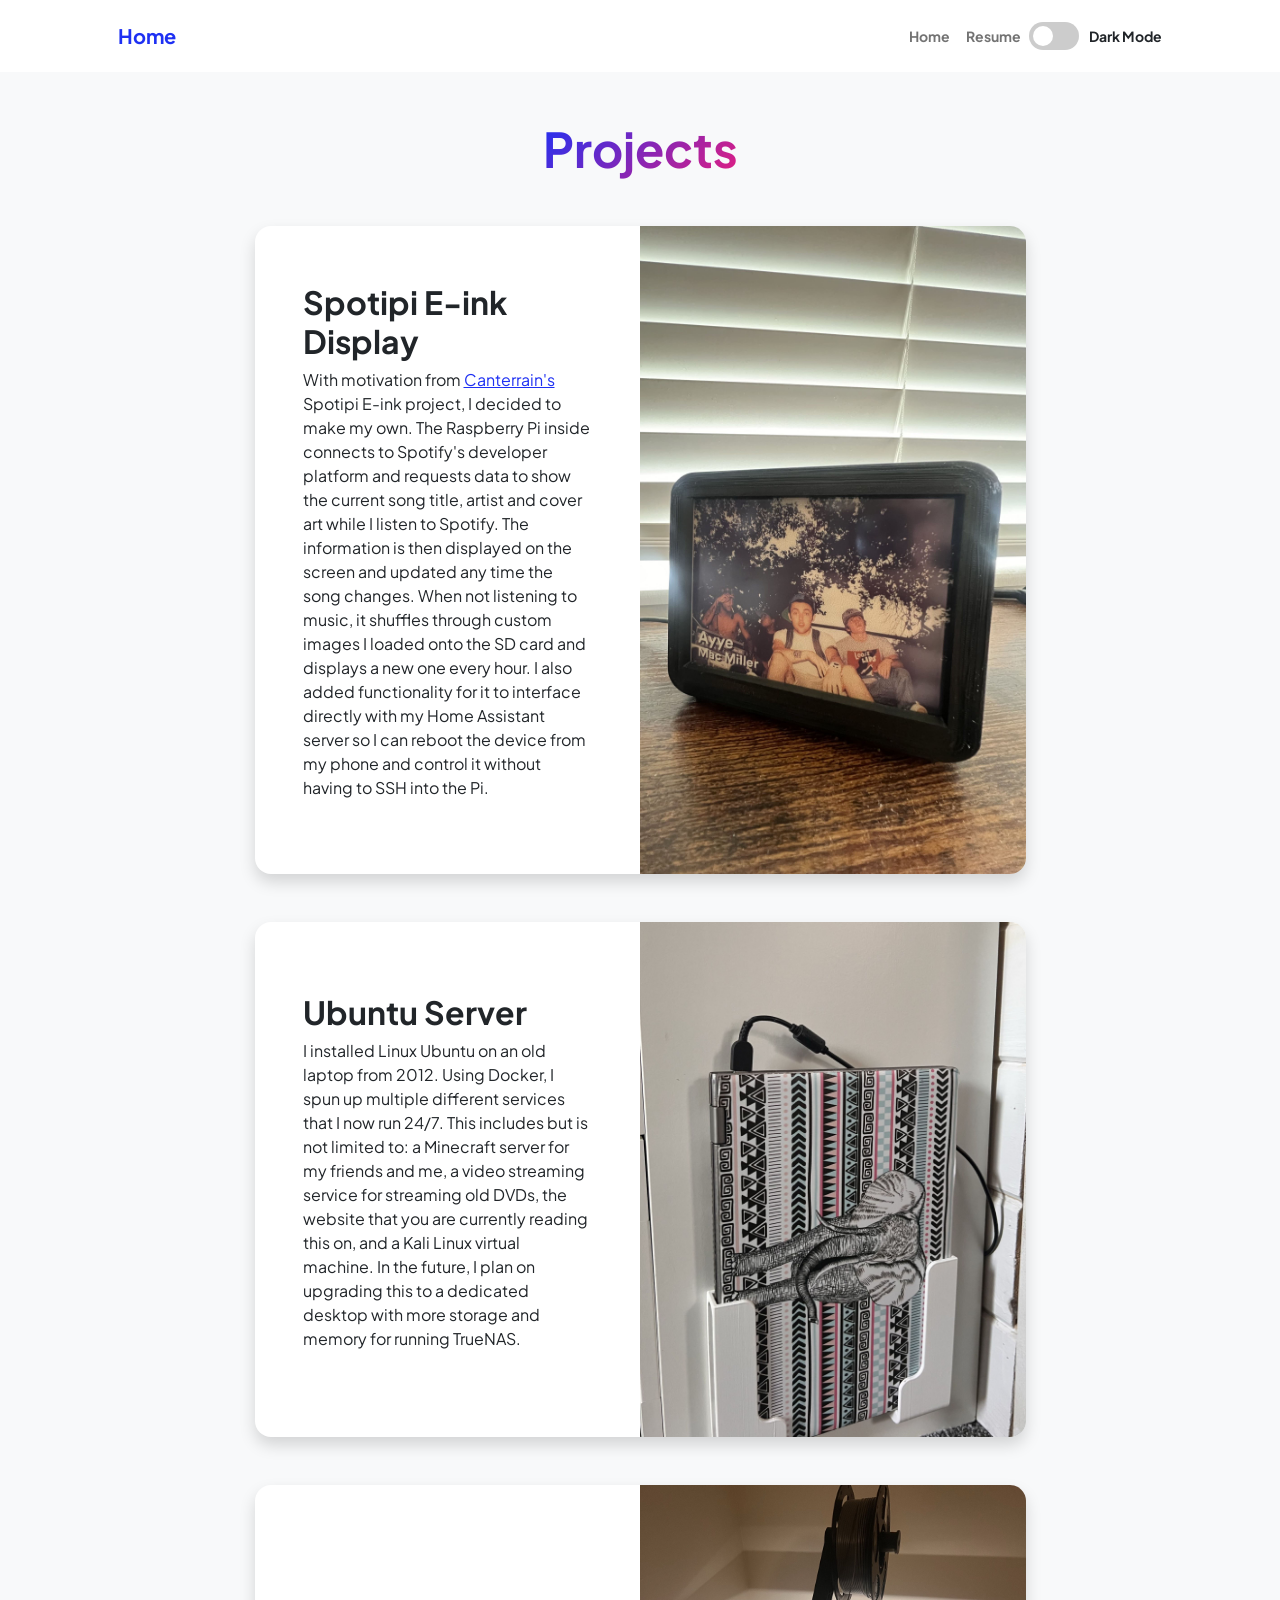
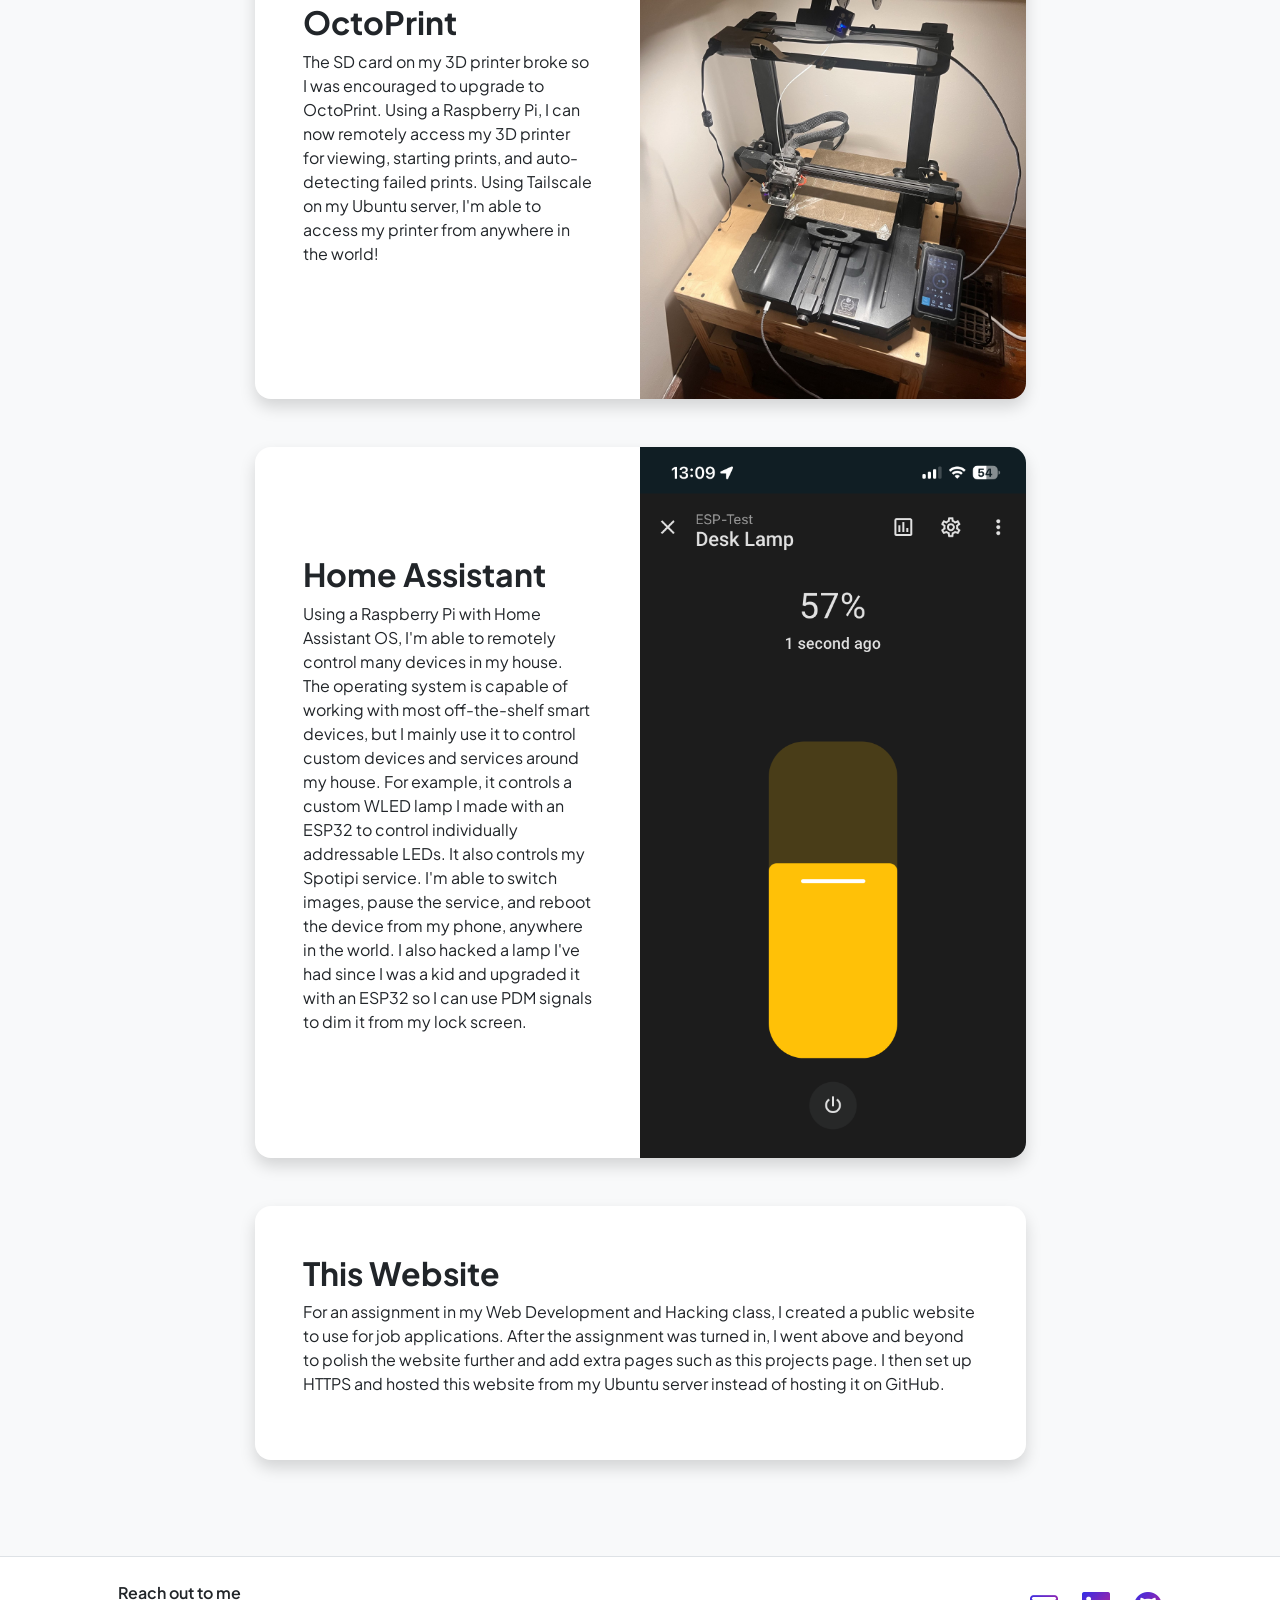
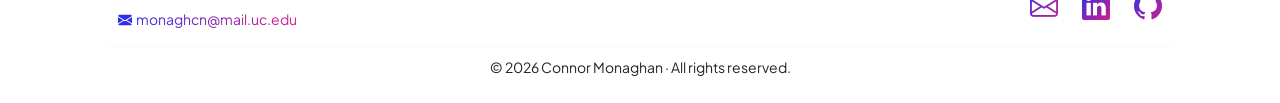
<file: projects.html>
<!DOCTYPE html>
<html lang="en">
    <head>
        <!-- Google tag (gtag.js) -->
<script async src="https://www.googletagmanager.com/gtag/js?id=G-JKKWH4Q2RX"></script>
<script>
  window.dataLayer = window.dataLayer || [];
  function gtag(){dataLayer.push(arguments);}
  gtag('js', new Date());

  gtag('config', 'G-JKKWH4Q2RX');
  
</script>
        <meta charset="utf-8" />
        <meta name="viewport" content="width=device-width, initial-scale=1, shrink-to-fit=no" />
        <meta name="description" content="Connor Monaghan's Projects" />
        <meta name="author" content="Connor Monaghan" />
        <title>Connor Monaghan - Projects</title>
        <!-- Favicon-->
        <link rel="icon" type="image/x-icon" href="assets/favicon.ico" />
        <!-- Custom Google font-->
        <link rel="preconnect" href="https://fonts.googleapis.com" />
        <link rel="preconnect" href="https://fonts.gstatic.com" crossorigin />
        <link href="https://fonts.googleapis.com/css2?family=Plus+Jakarta+Sans:wght@100;200;300;400;500;600;700;800;900&amp;display=swap" rel="stylesheet" />
        <!-- Bootstrap icons-->
        <link href="https://cdn.jsdelivr.net/npm/bootstrap-icons@1.8.1/font/bootstrap-icons.css" rel="stylesheet" />
        <!-- Core theme CSS (includes Bootstrap)-->
        <link href="css/styles.css" rel="stylesheet" />
    </head>
    <body class="d-flex flex-column h-100 bg-light">
        <main class="flex-shrink-0">
            <!-- Navigation-->
            <nav class="navbar navbar-expand-lg navbar-light bg-white py-3">
                <div class="container px-5">
                    <a class="navbar-brand" href="index.html"><span class="fw-bolder text-primary">Home</span></a>
                    <button class="navbar-toggler" type="button" data-bs-toggle="collapse" data-bs-target="#navbarSupportedContent" aria-controls="navbarSupportedContent" aria-expanded="false" aria-label="Toggle navigation"><span class="navbar-toggler-icon"></span></button>
                    <div class="collapse navbar-collapse" id="navbarSupportedContent">
                        <ul class="navbar-nav ms-auto mb-2 mb-lg-0 small fw-bolder">
                            <li class="nav-item"><a class="nav-link" href="index.html">Home</a></li>
                            <li class="nav-item"><a class="nav-link" href="resume.html">Resume</a></li>
                            <!--<li class="nav-item"><a class="nav-link" href="projects.html">Projects</a></li>-->
                            <div class="theme-switch-wrapper">
                                <label class="switch" for="theme-toggle-checkbox">
                                    <input type="checkbox" id="theme-toggle-checkbox" />
                                    <div class="slider round"></div>
                                </label>
                                <span id="theme-text">Dark Mode</span>
                            </div>
                        </ul>
                    </div>
                </div>
            </nav>
            <!-- Projects Section-->
            <section class="py-5">
                <div class="container px-5 mb-5">
                    <div class="text-center mb-5">
                        <h1 class="display-5 fw-bolder mb-0"><span class="text-gradient d-inline">Projects</span></h1>
                    </div>
                    <div class="row gx-5 justify-content-center">
                        <div class="col-lg-11 col-xl-9 col-xxl-8">
                            <!-- Project Card 1-->
                            <div class="card overflow-hidden shadow rounded-4 border-0 mb-5">
                                <div class="card-body p-0">
                                    <div class="d-flex flex-column flex-lg-row align-items-center">
                                        
                                        <div class="p-5">
                                            <h2 class="fw-bolder">Spotipi E-ink Display</h2>
                                            <p>
                                                With motivation from <a href="https://github.com/Canterrain">Canterrain's</a> Spotipi E-ink project, I decided to make my own. 
                                                The Raspberry Pi inside connects to Spotify's developer platform and requests data 
                                                to show the current song title, artist and cover art while I listen to Spotify. 
                                                The information is then displayed on the screen and updated any time the song changes. 
                                                When not listening to music, it shuffles through custom images I loaded onto the SD card 
                                                and displays a new one every hour. I also added functionality for it to interface 
                                                directly with my Home Assistant server so I can reboot the device from my phone and 
                                                control it without having to SSH into the Pi.
                                            </p>
                                        </div>
                                        
                                        <img class="img-fluid" src="assets/Spotipi.jpg" alt="Spotipi E-Ink display enclosure" />
                                        
                                    </div>
                                </div>
                            </div>
                            <!-- Project Card 2-->
                            <div class="card overflow-hidden shadow rounded-4 border-0 mb-5">
                                <div class="card-body p-0">
                                    <div class="d-flex flex-column flex-lg-row align-items-center">
                                        <div class="p-5">
                                            <h2 class="fw-bolder">Ubuntu Server</h2>
                                            <p>
                                                I installed Linux Ubuntu on an old laptop from 2012. Using Docker, I spun up multiple different 
                                                services that I now run 24/7. This includes but is not limited to: a Minecraft server for my friends 
                                                and me, a video streaming service for streaming old DVDs, the website that you are currently reading 
                                                this on, and a Kali Linux virtual machine. In the future, I plan on upgrading this to a dedicated 
                                                desktop with more storage and memory for running TrueNAS.
                                            </p>
                                        </div>
                                        <img class="img-fluid" src="assets/laptop.jpg" alt="Ubuntu server setup on laptop" />
                                    </div>
                                </div>
                            </div>
                            <!-- Project Card 3-->
                            <div class="card overflow-hidden shadow rounded-4 border-0 mb-5">
                                <div class="card-body p-0">
                                    <div class="d-flex flex-column flex-lg-row align-items-center">
                                        <div class="p-5">
                                            <h2 class="fw-bolder">OctoPrint</h2>
                                            <p>
                                                The SD card on my 3D printer broke so I was encouraged to upgrade to OctoPrint. Using a Raspberry 
                                                Pi, I can now remotely access my 3D printer for viewing, starting prints, and auto-detecting failed 
                                                prints. Using Tailscale on my Ubuntu server, I'm able to access my printer from anywhere in the world!
                                            </p>
                                        </div>
                                        <img class="img-fluid" src="assets/printer.jpg" alt="OctoPrint setup on Raspberry Pi" />
                                    </div>
                                </div>
                            </div>
                            <!-- Project Card 4-->
                            <div class="card overflow-hidden shadow rounded-4 border-0 mb-5">
                                <div class="card-body p-0">
                                    <div class="d-flex flex-column flex-lg-row align-items-center">
                                        <div class="p-5">
                                            <h2 class="fw-bolder">Home Assistant</h2>
                                            <p>
                                                Using a Raspberry Pi with Home Assistant OS, I'm able to remotely control many devices in my house. The operating 
                                                system is capable of working with most off-the-shelf smart devices, but I mainly use it to control custom devices 
                                                and services around my house. For example, it controls a custom WLED lamp I made with an ESP32 to 
                                                control individually addressable LEDs. It also controls my Spotipi service. I'm able to switch images, 
                                                pause the service, and reboot the device from my phone, anywhere in the world. I also hacked a lamp I've 
                                                had since I was a kid and upgraded it with an ESP32 so I can use PDM signals to dim it from my lock screen.
                                            </p>
                                        </div>
                                        <img class="img-fluid" src="assets/HomeAssistant.png" alt="Home Assistant smart home dashboard" />
                                    </div>
                                </div>
                            </div>
                            <!-- Project Card 5-->
                            <div class="card overflow-hidden shadow rounded-4 border-0">
                                <div class="card-body p-0">
                                    <div class="d-flex flex-column flex-lg-row align-items-center">
                                        <div class="p-5">
                                            <h2 class="fw-bolder">This Website</h2>
                                            <p>
                                                For an assignment in my Web Development and Hacking class, I created a public website to use for job 
                                                applications. After the assignment was turned in, I went above and beyond to polish the website further 
                                                and add extra pages such as this projects page. I then set up HTTPS and hosted this website from my Ubuntu 
                                                server instead of hosting it on GitHub.
                                            </p>
                                        </div>
                                        <!-- <img class="img-fluid" src="assets/Project5.png" alt="Failed to load image" /> -->
                                    </div>
                                </div>
                            </div>
                        </div>
                    </div>
                </div>
            </section>
            <!-- Call to action section
            <section class="py-5 bg-gradient-primary-to-secondary text-white">
                <div class="container px-5 my-5">
                    <div class="text-center">
                        <h2 class="display-4 fw-bolder mb-4">Build something</h2>
                        <a class="btn btn-outline-light btn-lg px-5 py-3 fs-6 fw-bolder" href="contact.html">Contact me</a>
                    </div>
                </div>
            </section>-->
        </main>
        <!-- Footer-->
        <footer class="bg-white py-4 mt-auto border-top">
            <div class="container px-5">
                <div class="row align-items-center justify-content-between flex-column flex-md-row gy-3">
                    
                    <!-- Call to Action & Email -->
                    <div class="col-12 col-md-auto text-center text-md-start">
                        <div class="fw-semibold text-dark mb-1">Reach out to me</div>
                        <div class="small text-muted">
                           <!-- Open to new opportunities &middot; -->
                            <a class="text-decoration-none fw-medium text-gradient" href="mailto:monaghcn@mail.uc.edu">
                                <i class="bi bi-envelope-fill me-1"></i>monaghcn@mail.uc.edu
                            </a>
                        </div>
                    </div>

                    <!-- Social Links -->
                    <div class="col-12 col-md-auto">
                        <div class="d-flex justify-content-center justify-content-md-end fs-3 gap-4">
                            <a class="text-gradient" href="mailto:monaghcn@mail.uc.edu" title="Email Me" aria-label="Email">
                                <i class="bi bi-envelope"></i>
                            </a>
                            <a class="text-gradient" href="https://www.linkedin.com/in/connor-n-monaghan/" target="_blank" rel="noopener noreferrer" title="LinkedIn" aria-label="LinkedIn">
                                <i class="bi bi-linkedin"></i>
                            </a>
                            <a class="text-gradient" href="https://github.com/cdoggxx" target="_blank" rel="noopener noreferrer" title="GitHub" aria-label="GitHub">
                                <i class="bi bi-github"></i>
                            </a>
                        </div>
                    </div>

                </div>

                <!-- Optional subtle copyright / year credit -->
                <div class="row mt-3 pt-2 border-top border-light">
                    <div class="col-12 text-center">
                        <span class="small text-muted">&copy; 2026 Connor Monaghan &middot; All rights reserved.</span>
                    </div>
                </div>
            </div>
        </footer>
        <!-- Bootstrap core JS-->
        <script src="https://cdn.jsdelivr.net/npm/bootstrap@5.2.3/dist/js/bootstrap.bundle.min.js"></script>
        <!-- Core theme JS-->
        <script src="js/scripts.js"></script>
    </body>
</html>
</file>
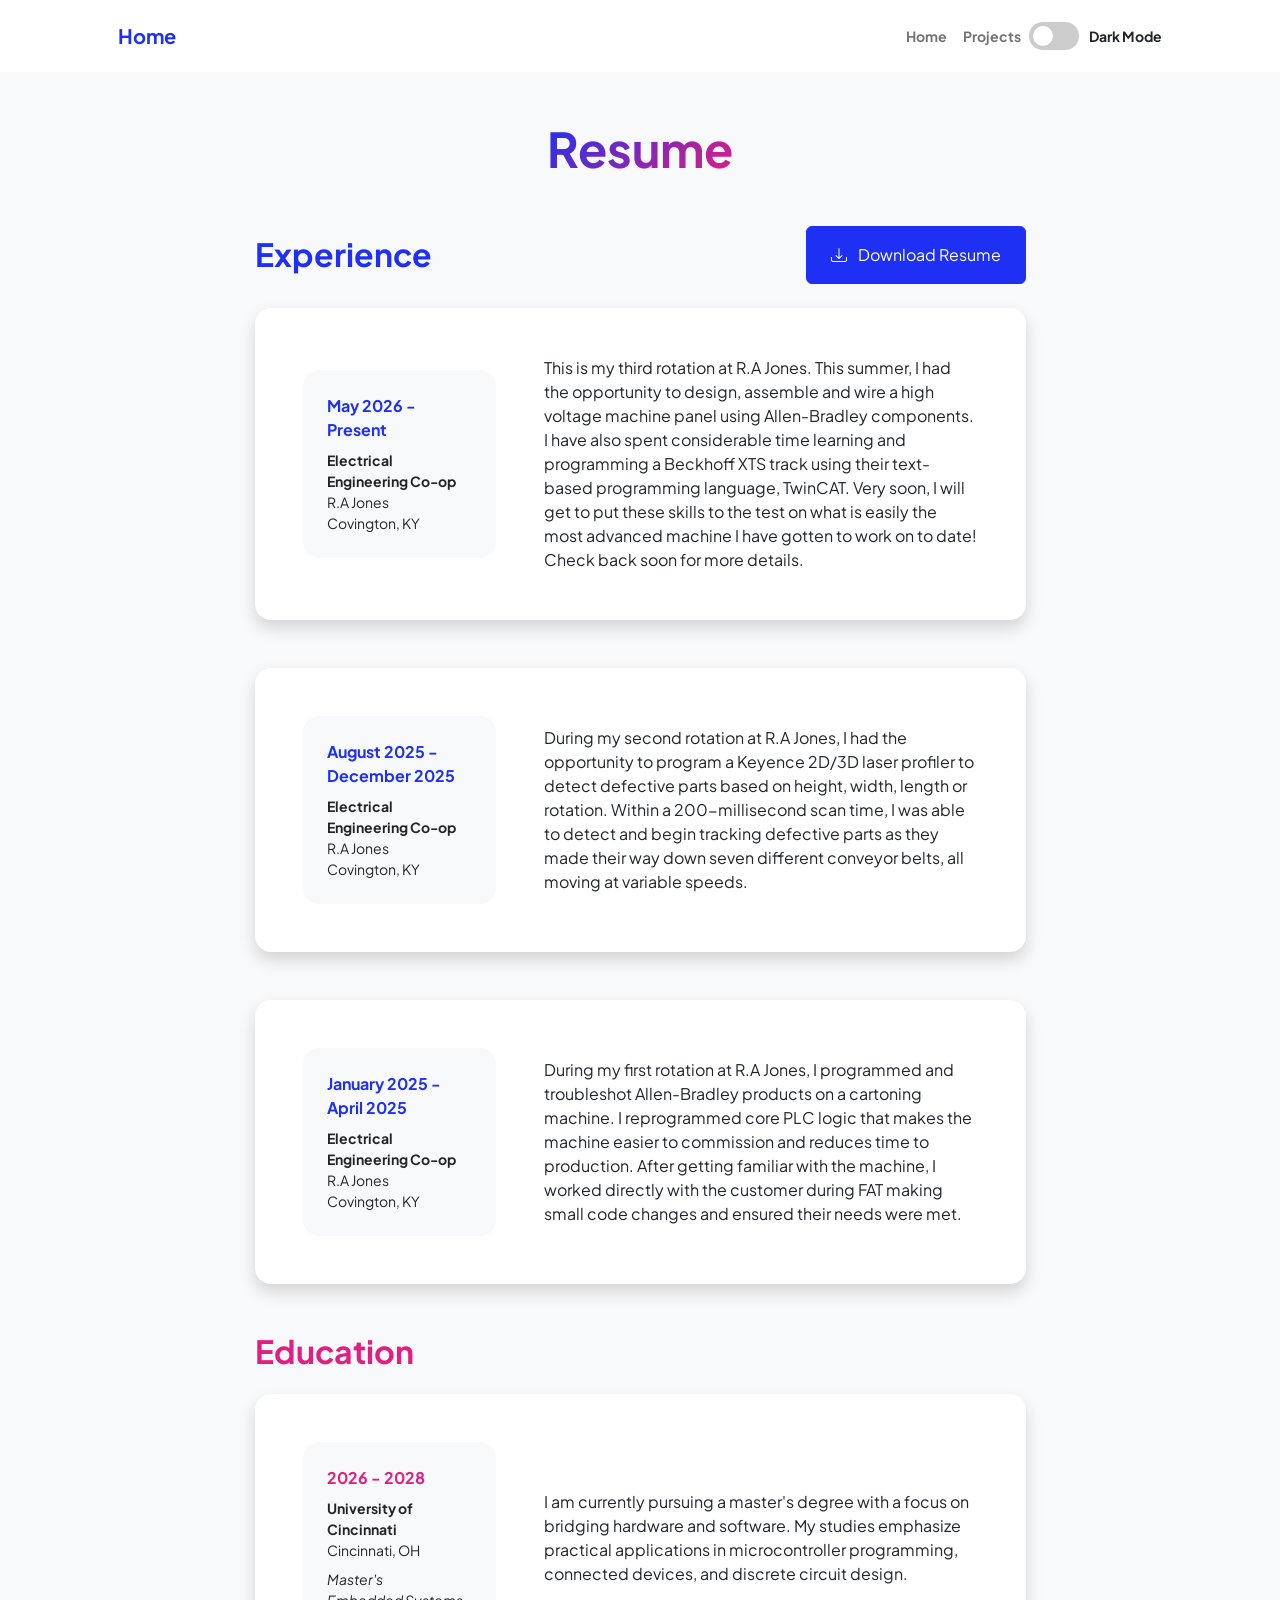
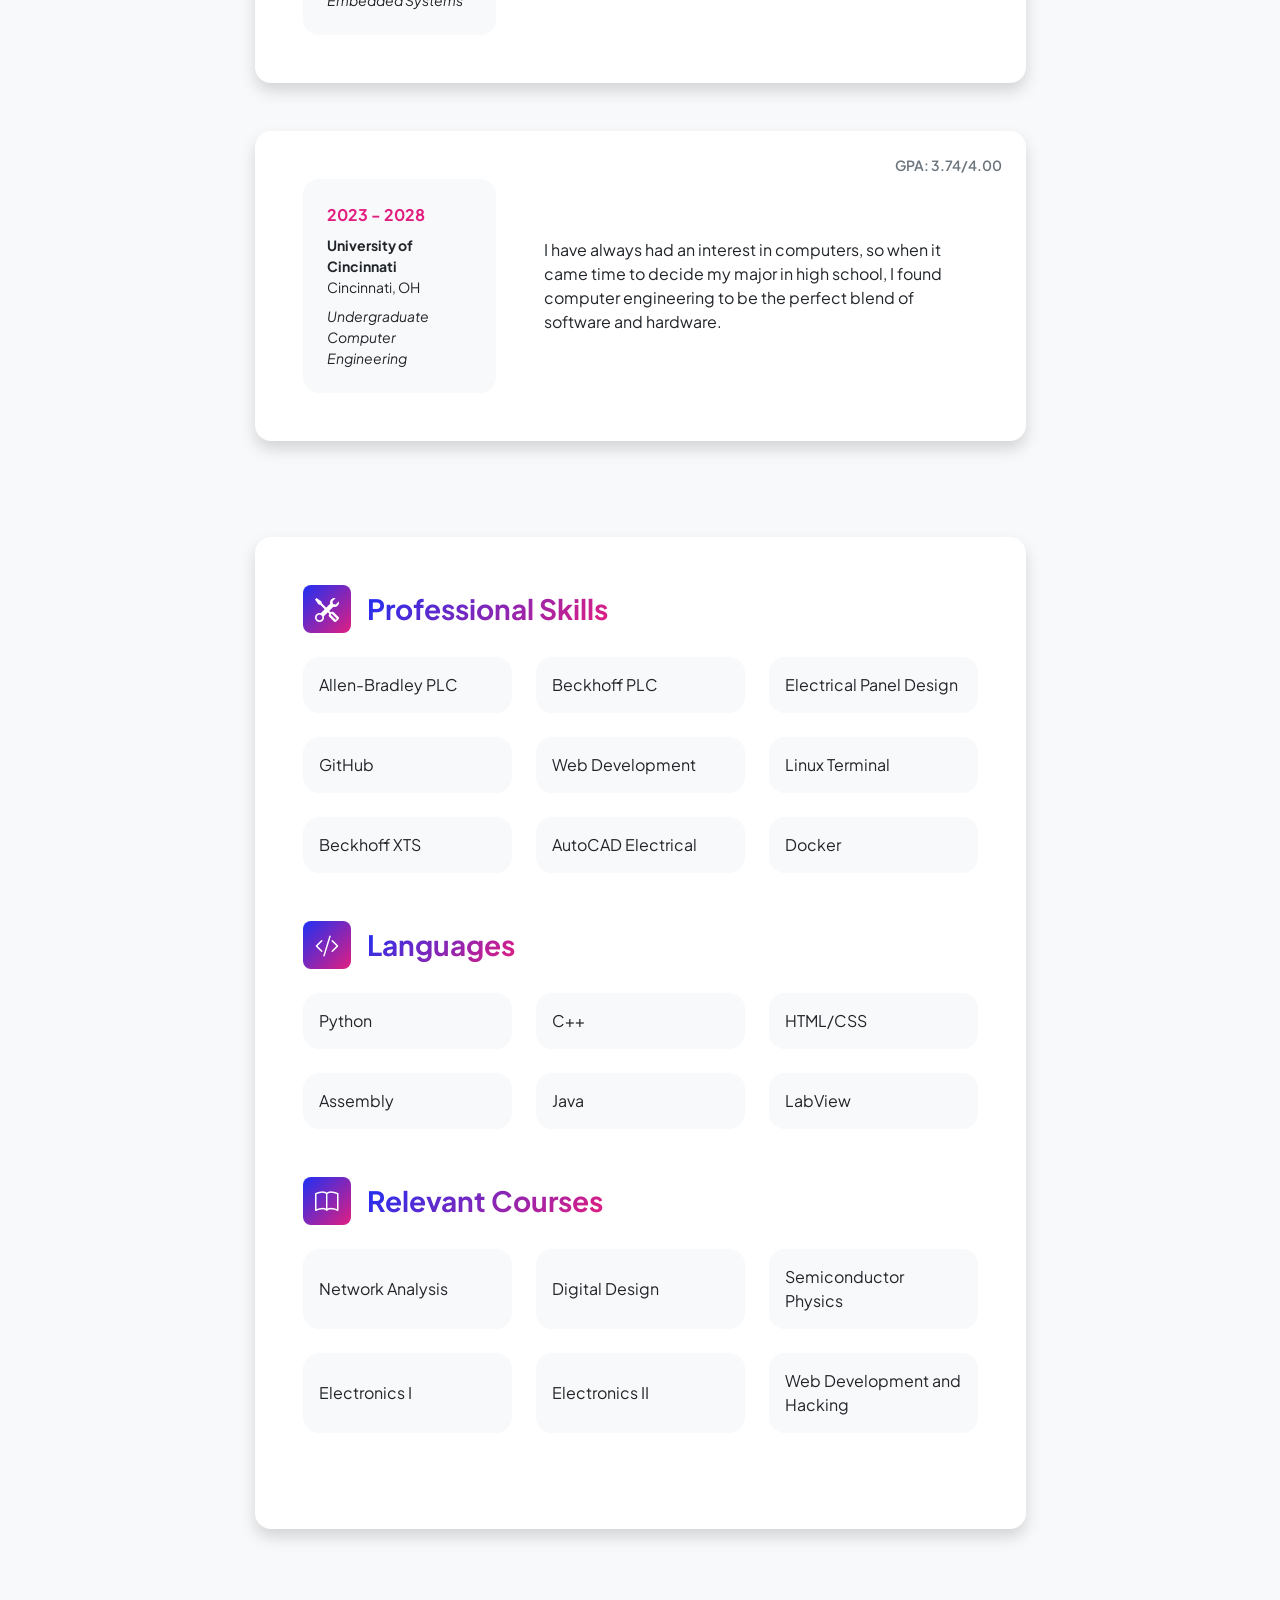
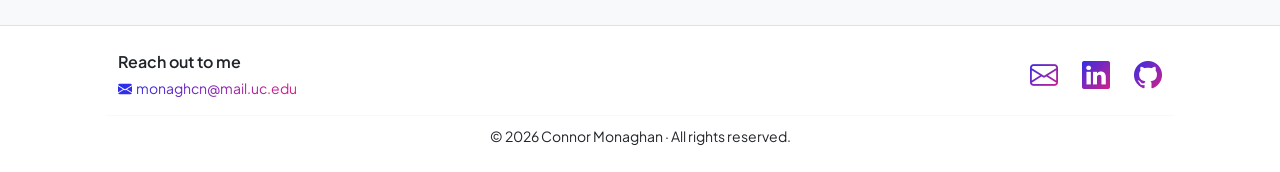
<file: resume.html>
<!DOCTYPE html>
<html lang="en">
    <head>
        <!-- Google tag (gtag.js) -->
<script async src="https://www.googletagmanager.com/gtag/js?id=G-JKKWH4Q2RX"></script>
<script>
  window.dataLayer = window.dataLayer || [];
  function gtag(){dataLayer.push(arguments);}
  gtag('js', new Date());

  gtag('config', 'G-JKKWH4Q2RX');
</script>
        <meta charset="utf-8" />
        <meta name="viewport" content="width=device-width, initial-scale=1, shrink-to-fit=no" />
        <meta name="description" content="Connor Monaghan's Resume" />
        <meta name="author" content="Connor Monaghan" />
        <title>Connor Monaghan - Resume</title>
        <!-- Favicon-->
        <link rel="icon" type="image/x-icon" href="assets/favicon.ico" />
        <!-- Custom Google font-->
        <link rel="preconnect" href="https://fonts.googleapis.com" />
        <link rel="preconnect" href="https://fonts.gstatic.com" crossorigin />
        <link href="https://fonts.googleapis.com/css2?family=Plus+Jakarta+Sans:wght@100;200;300;400;500;600;700;800;900&amp;display=swap" rel="stylesheet" />
        <!-- Bootstrap icons-->
        <link href="https://cdn.jsdelivr.net/npm/bootstrap-icons@1.8.1/font/bootstrap-icons.css" rel="stylesheet" />
        <!-- Core theme CSS (includes Bootstrap)-->
        <link href="css/styles.css" rel="stylesheet" />
    </head>
    <body class="d-flex flex-column h-100 bg-light">
        <main class="flex-shrink-0">
            <!-- Navigation-->
            <nav class="navbar navbar-expand-lg navbar-light bg-white py-3">
                <div class="container px-5">
                    <a class="navbar-brand" href="index.html"><span class="fw-bolder text-primary">Home</span></a>
                    <button class="navbar-toggler" type="button" data-bs-toggle="collapse" data-bs-target="#navbarSupportedContent" aria-controls="navbarSupportedContent" aria-expanded="false" aria-label="Toggle navigation"><span class="navbar-toggler-icon"></span></button>
                    <div class="collapse navbar-collapse" id="navbarSupportedContent">
                        <ul class="navbar-nav ms-auto mb-2 mb-lg-0 small fw-bolder">
                            <li class="nav-item"><a class="nav-link" href="index.html">Home</a></li>
                            <!--<li class="nav-item"><a class="nav-link" href="resume.html">Resume</a></li>-->
                            <li class="nav-item"><a class="nav-link" href="projects.html">Projects</a></li>
                            <div class="theme-switch-wrapper">
                                <label class="switch" for="theme-toggle-checkbox">
                                    <input type="checkbox" id="theme-toggle-checkbox" />
                                    <div class="slider round"></div>
                                </label>
                                <span id="theme-text">Dark Mode</span>
                            </div>
                        </ul>
                    </div>
                </div>
            </nav>
            <!-- Page Content-->
            <div class="container px-5 my-5">
                <div class="text-center mb-5">
                    <h1 class="display-5 fw-bolder mb-0"><span class="text-gradient d-inline">Resume</span></h1>
                </div>
                <div class="row gx-5 justify-content-center">
                    <div class="col-lg-11 col-xl-9 col-xxl-8">
                        <!-- Experience Section-->
                        <section>
                            <div class="d-flex align-items-center justify-content-between mb-4">
                                <h2 class="text-primary fw-bolder mb-0">Experience</h2>
                                <!-- Download resume button-->
                                <!-- Note: Set the link href target to a PDF file within your project-->
                                <a class="btn btn-primary px-4 py-3" href="assets/Monaghan_Connor_resume.pdf">
                                    <div class="d-inline-block bi bi-download me-2"></div>
                                    Download Resume
                                </a>
                            </div>
                            <!-- Experience Card 1-->
                            <div class="card shadow border-0 rounded-4 mb-5">
                                <div class="card-body p-5">
                                    <div class="row align-items-center gx-5">
                                        <div class="col text-center text-lg-start mb-4 mb-lg-0">
                                            <div class="bg-light p-4 rounded-4">
                                                <div class="text-primary fw-bolder mb-2">May 2026 - Present</div>
                                                <div class="small fw-bolder">Electrical Engineering Co-op</div>
                                                <div class="small text-muted">R.A Jones</div>
                                                <div class="small text-muted">Covington, KY</div>
                                            </div>
                                        </div>
                                        <div class="col-lg-8"><div>
                                            This is my third rotation at R.A Jones. This summer, 
                                            I had the opportunity to design, assemble and wire a high voltage machine panel using Allen-Bradley 
                                            components. I have also spent considerable time learning and programming a Beckhoff XTS 
                                            track using their text-based programming language, TwinCAT. Very soon, I will get to put 
                                            these skills to the test on what is easily the most advanced machine I have gotten to work 
                                            on to date! Check back soon for more details.
                                        </div></div>
                                    </div>
                                </div>
                            </div>
                            <!-- Experience Card 1.1-->
                            <div class="card shadow border-0 rounded-4 mb-5">
                                <div class="card-body p-5">
                                    <div class="row align-items-center gx-5">
                                        <div class="col text-center text-lg-start mb-4 mb-lg-0">
                                            <div class="bg-light p-4 rounded-4">
                                                <div class="text-primary fw-bolder mb-2">August 2025 - December 2025</div>
                                                <div class="small fw-bolder">Electrical Engineering Co-op</div>
                                                <div class="small text-muted">R.A Jones</div>
                                                <div class="small text-muted">Covington, KY</div>
                                            </div>
                                        </div>
                                        <div class="col-lg-8"><div>
                                            During my second rotation at R.A Jones, I had the opportunity to program a
                                            Keyence 2D/3D laser profiler to detect defective parts based on height, width, 
                                            length or rotation. Within a 200-millisecond scan time, I was able to detect 
                                            and begin tracking defective parts as they made their way down seven different conveyor 
                                            belts, all moving at variable speeds.
                                        </div></div>
                                    </div>
                                </div>
                            </div>
                            <!-- Experience Card 1.2-->
                            <div class="card shadow border-0 rounded-4 mb-5">
                                <div class="card-body p-5">
                                    <div class="row align-items-center gx-5">
                                        <div class="col text-center text-lg-start mb-4 mb-lg-0">
                                            <div class="bg-light p-4 rounded-4">
                                                <div class="text-primary fw-bolder mb-2">January 2025 - April 2025</div>
                                                <div class="small fw-bolder">Electrical Engineering Co-op</div>
                                                <div class="small text-muted">R.A Jones</div>
                                                <div class="small text-muted">Covington, KY</div>
                                            </div>
                                        </div>
                                        <div class="col-lg-8"><div>
                                            During my first rotation at R.A Jones, I programmed and troubleshot Allen-Bradley 
                                            products on a cartoning machine. I reprogrammed core PLC logic that makes the machine 
                                            easier to commission and reduces time to production. After getting familiar 
                                            with the machine, I worked directly with the customer during FAT making 
                                            small code changes and ensured their needs were met.
                                        </div></div>
                                    </div>
                                </div>
                            </div>
                            <!-- Experience Card 2-->
                            <!--
                            <div class="card shadow border-0 rounded-4 mb-5">
                                <div class="card-body p-5">
                                    <div class="row align-items-center gx-5">
                                        <div class="col text-center text-lg-start mb-4 mb-lg-0">
                                            <div class="bg-light p-4 rounded-4">
                                                <div class="text-primary fw-bolder mb-2">2017 - 2019</div>
                                                <div class="small fw-bolder">SEM Specialist</div>
                                                <div class="small text-muted">Wayne Enterprises</div>
                                                <div class="small text-muted">Gotham City, NY</div>
                                            </div>
                                        </div>
                                        <div class="col-lg-8"><div>Lorem ipsum dolor sit amet consectetur adipisicing elit. Delectus laudantium, voluptatem quis repellendus eaque sit animi illo ipsam amet officiis corporis sed aliquam non voluptate corrupti excepturi maxime porro fuga.</div></div>
                                    </div>
                                </div>
                            </div>
                        </section>
                        -->
                        <!-- Education Section-->
                        <section>
                            <h2 class="text-secondary fw-bolder mb-4">Education</h2>
                            <!-- Education Card 1-->
                            <div class="card shadow border-0 rounded-4 mb-5">
                                <div class="card-body p-5">
                                    <div class="row align-items-center gx-5">
                                        <div class="col text-center text-lg-start mb-4 mb-lg-0">
                                            <div class="bg-light p-4 rounded-4">
                                                <div class="text-secondary fw-bolder mb-2">2026 - 2028</div>
                                                <div class="mb-2">
                                                    <div class="small fw-bolder">University of Cincinnati</div>
                                                    <div class="small text-muted">Cincinnati, OH</div>
                                                </div>
                                                <div class="fst-italic">
                                                    <div class="small text-muted">Master's</div>
                                                    <div class="small text-muted">Embedded Systems</div>
                                                </div>
                                            </div>
                                        </div>
                                        <div class="col-lg-8"><div>
                                            I am currently pursuing a master's degree with a focus on bridging hardware 
                                            and software. My studies emphasize practical applications in microcontroller 
                                            programming, connected devices, and discrete circuit design.
                                        </div></div>
                                    </div>
                                </div>
                            </div>
                            <!-- Education Card 2-->
                            <div class="card shadow border-0 rounded-4 mb-5">
                                <div class="gpa-badge">GPA: 3.74/4.00</div>
                                <div class="card-body p-5">
                                    <div class="row align-items-center gx-5">
                                        <div class="col text-center text-lg-start mb-4 mb-lg-0">
                                            <div class="bg-light p-4 rounded-4">
                                                <div class="text-secondary fw-bolder mb-2">2023 - 2028</div>
                                                <div class="mb-2">
                                                    <div class="small fw-bolder">University of Cincinnati</div>
                                                    <div class="small text-muted">Cincinnati, OH</div>
                                                </div>
                                                <div class="fst-italic">
                                                    <div class="small text-muted">Undergraduate</div>
                                                    <div class="small text-muted">Computer Engineering</div>
                                                </div>
                                            </div>
                                        </div>
                                        <div class="col-lg-8"><div>
                                            I have always had an interest in computers, so when it came time 
                                            to decide my major in high school, I found computer engineering 
                                            to be the perfect blend of software and hardware.
                                        </div></div>
                                    </div>
                                </div>
                            </div>
                        </section>
                        <!-- Divider-->
                        <div class="pb-5"></div>
                        <!-- Skills Section-->
                        <section>
                            <!-- Skillset Card-->
                            <div class="card shadow border-0 rounded-4 mb-5">
                                <div class="card-body p-5">
                                    <!-- Professional skills list-->
                                    <div class="mb-5">
                                        <div class="d-flex align-items-center mb-4">
                                            <div class="feature bg-primary bg-gradient-primary-to-secondary text-white rounded-3 me-3"><i class="bi bi-tools"></i></div>
                                            <h3 class="fw-bolder mb-0"><span class="text-gradient d-inline">Professional Skills</span></h3>
                                        </div>
                                        <div class="row row-cols-1 row-cols-md-3 mb-4">
                                            <div class="col mb-4 mb-md-0"><div class="d-flex align-items-center bg-light rounded-4 p-3 h-100">Allen-Bradley PLC</div></div>
                                            <div class="col mb-4 mb-md-0"><div class="d-flex align-items-center bg-light rounded-4 p-3 h-100">Beckhoff PLC</div></div>
                                            <div class="col"><div class="d-flex align-items-center bg-light rounded-4 p-3 h-100">Electrical Panel Design</div></div>
                                        </div>
                                        <div class="row row-cols-1 row-cols-md-3 mb-4">
                                            <div class="col mb-4 mb-md-0"><div class="d-flex align-items-center bg-light rounded-4 p-3 h-100">GitHub</div></div>
                                            <div class="col mb-4 mb-md-0"><div class="d-flex align-items-center bg-light rounded-4 p-3 h-100">Web Development</div></div>
                                            <div class="col"><div class="d-flex align-items-center bg-light rounded-4 p-3 h-100">Linux Terminal</div></div>
                                        </div>
                                        <div class="row row-cols-1 row-cols-md-3">
                                            <div class="col mb-4 mb-md-0"><div class="d-flex align-items-center bg-light rounded-4 p-3 h-100">Beckhoff XTS</div></div>
                                            <div class="col mb-4 mb-md-0"><div class="d-flex align-items-center bg-light rounded-4 p-3 h-100">AutoCAD Electrical</div></div>
                                            <div class="col"><div class="d-flex align-items-center bg-light rounded-4 p-3 h-100">Docker</div></div>
                                        </div>
                                    </div>
                                    <!-- Languages list-->
                                    <div class="mb-5">
                                        <div class="d-flex align-items-center mb-4">
                                            <div class="feature bg-primary bg-gradient-primary-to-secondary text-white rounded-3 me-3"><i class="bi bi-code-slash"></i></div>
                                            <h3 class="fw-bolder mb-0"><span class="text-gradient d-inline">Languages</span></h3>
                                        </div>
                                        <div class="row row-cols-1 row-cols-md-3 mb-4">
                                            <div class="col mb-4 mb-md-0"><div class="d-flex align-items-center bg-light rounded-4 p-3 h-100">Python</div></div>
                                            <div class="col mb-4 mb-md-0"><div class="d-flex align-items-center bg-light rounded-4 p-3 h-100">C++</div></div>
                                            <div class="col"><div class="d-flex align-items-center bg-light rounded-4 p-3 h-100">HTML/CSS</div></div>
                                        </div>
                                        <div class="row row-cols-1 row-cols-md-3">
                                            <div class="col mb-4 mb-md-0"><div class="d-flex align-items-center bg-light rounded-4 p-3 h-100">Assembly</div></div>
                                            <div class="col mb-4 mb-md-0"><div class="d-flex align-items-center bg-light rounded-4 p-3 h-100">Java</div></div>
                                            <div class="col"><div class="d-flex align-items-center bg-light rounded-4 p-3 h-100">LabView</div></div>
                                        </div>
                                    </div>
                                    <!-- Relevant courses list-->
                                    <div class="mb-5">
                                        <div class="d-flex align-items-center mb-4">
                                            <div class="feature bg-primary bg-gradient-primary-to-secondary text-white rounded-3 me-3"><i class="bi bi-book"></i></div>
                                            <h3 class="fw-bolder mb-0"><span class="text-gradient d-inline">Relevant Courses</span></h3>
                                        </div>
                                        <div class="row row-cols-1 row-cols-md-3 mb-4">
                                            <div class="col mb-4 mb-md-0"><div class="d-flex align-items-center bg-light rounded-4 p-3 h-100">Network Analysis</div></div>
                                            <div class="col mb-4 mb-md-0"><div class="d-flex align-items-center bg-light rounded-4 p-3 h-100">Digital Design</div></div>
                                            <div class="col"><div class="d-flex align-items-center bg-light rounded-4 p-3 h-100">Semiconductor Physics</div></div>
                                        </div>
                                        <div class="row row-cols-1 row-cols-md-3">
                                            <div class="col mb-4 mb-md-0"><div class="d-flex align-items-center bg-light rounded-4 p-3 h-100">Electronics I</div></div>
                                            <div class="col mb-4 mb-md-0"><div class="d-flex align-items-center bg-light rounded-4 p-3 h-100">Electronics II</div></div>
                                            <div class="col"><div class="d-flex align-items-center bg-light rounded-4 p-3 h-100">Web Development and Hacking</div></div>
                                        </div>
                                    </div>
                                </div>
                            </div>
                        </section>
                    </div>
                </div>
            </div>
        </main>
        <!-- Footer-->
        <footer class="bg-white py-4 mt-auto border-top">
            <div class="container px-5">
                <div class="row align-items-center justify-content-between flex-column flex-md-row gy-3">
                    
                    <!-- Call to Action & Email -->
                    <div class="col-12 col-md-auto text-center text-md-start">
                        <div class="fw-semibold text-dark mb-1">Reach out to me</div>
                        <div class="small text-muted">
                           <!-- Open to new opportunities &middot; -->
                            <a class="text-decoration-none fw-medium text-gradient" href="mailto:monaghcn@mail.uc.edu">
                                <i class="bi bi-envelope-fill me-1"></i>monaghcn@mail.uc.edu
                            </a>
                        </div>
                    </div>

                    <!-- Social Links -->
                    <div class="col-12 col-md-auto">
                        <div class="d-flex justify-content-center justify-content-md-end fs-3 gap-4">
                            <a class="text-gradient" href="mailto:monaghcn@mail.uc.edu" title="Email Me" aria-label="Email">
                                <i class="bi bi-envelope"></i>
                            </a>
                            <a class="text-gradient" href="https://www.linkedin.com/in/connor-n-monaghan/" target="_blank" rel="noopener noreferrer" title="LinkedIn" aria-label="LinkedIn">
                                <i class="bi bi-linkedin"></i>
                            </a>
                            <a class="text-gradient" href="https://github.com/cdoggxx" target="_blank" rel="noopener noreferrer" title="GitHub" aria-label="GitHub">
                                <i class="bi bi-github"></i>
                            </a>
                        </div>
                    </div>

                </div>

                <!-- Optional subtle copyright / year credit -->
                <div class="row mt-3 pt-2 border-top border-light">
                    <div class="col-12 text-center">
                        <span class="small text-muted">&copy; 2026 Connor Monaghan &middot; All rights reserved.</span>
                    </div>
                </div>
            </div>
        </footer>
        <!-- Bootstrap core JS-->
        <script src="https://cdn.jsdelivr.net/npm/bootstrap@5.2.3/dist/js/bootstrap.bundle.min.js"></script>
        <!-- Core theme JS-->
        <script src="js/scripts.js"></script>
    </body>
</html>
</file>
